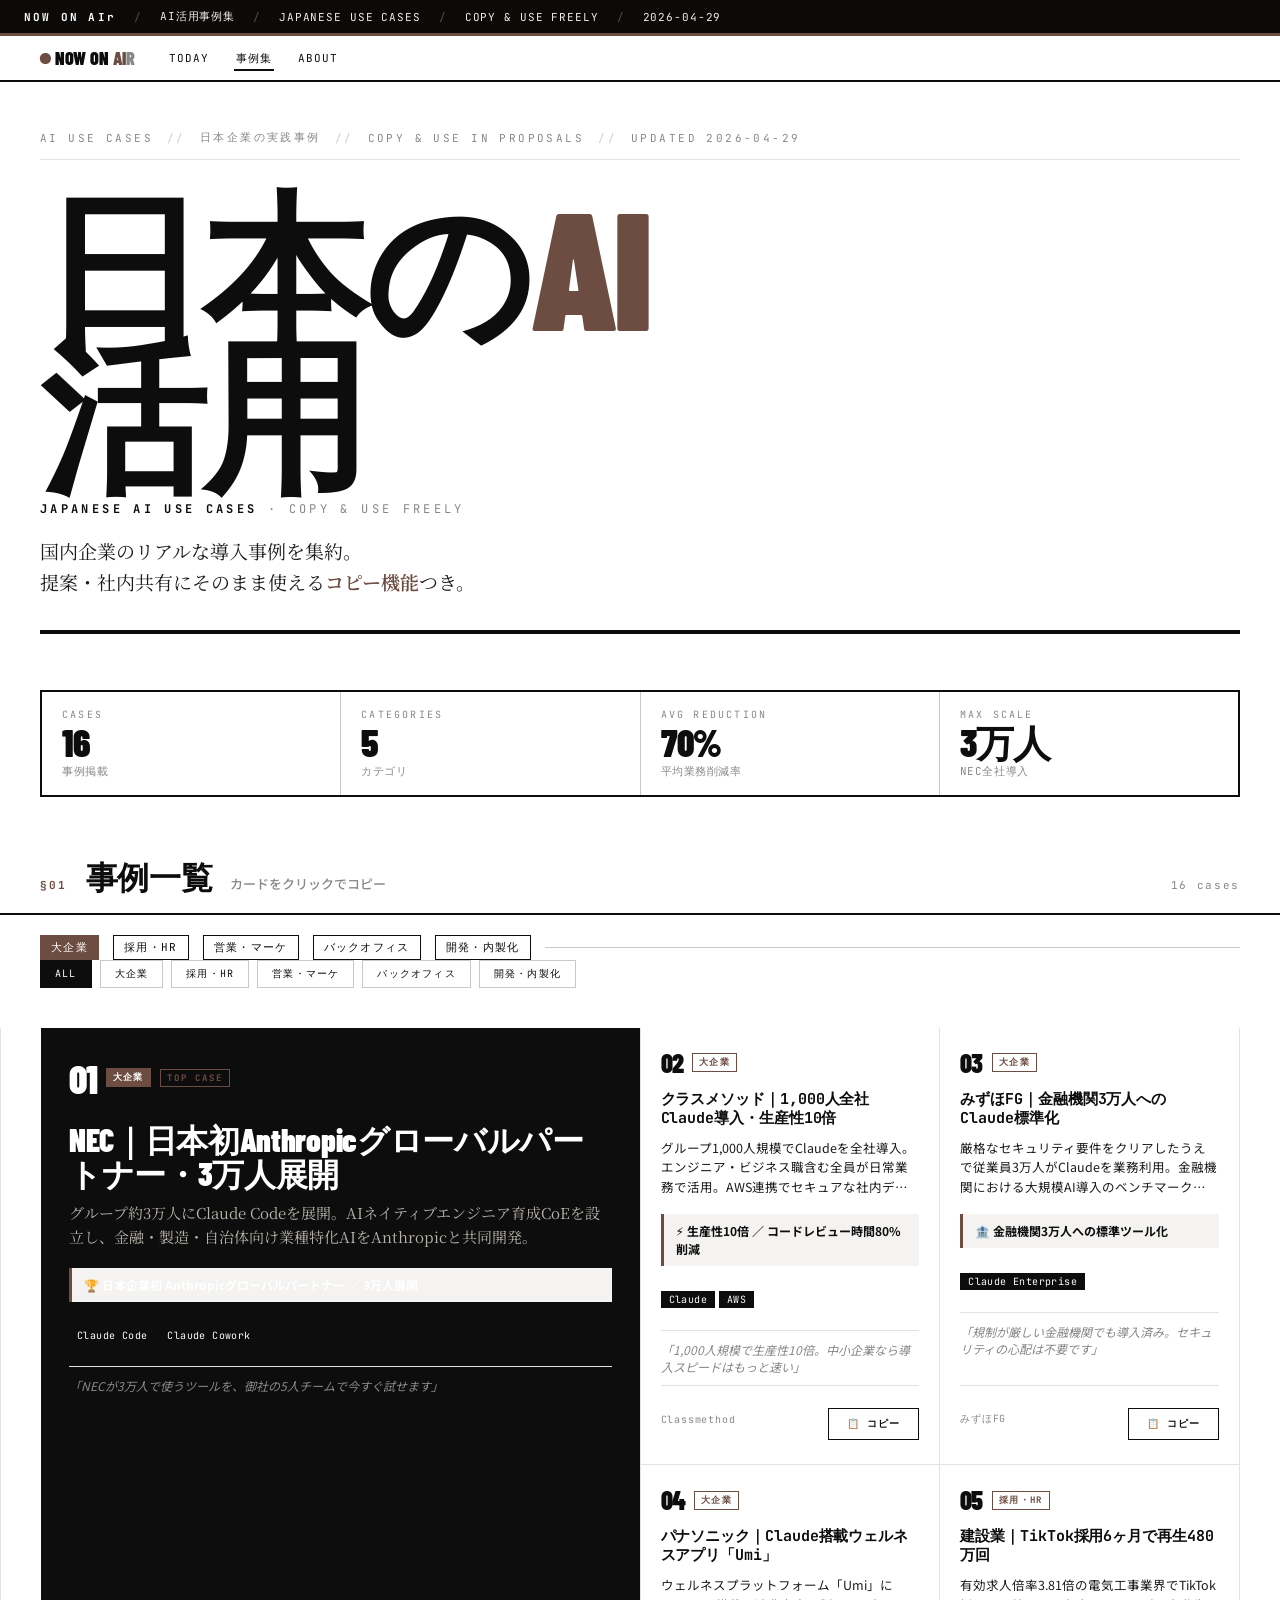
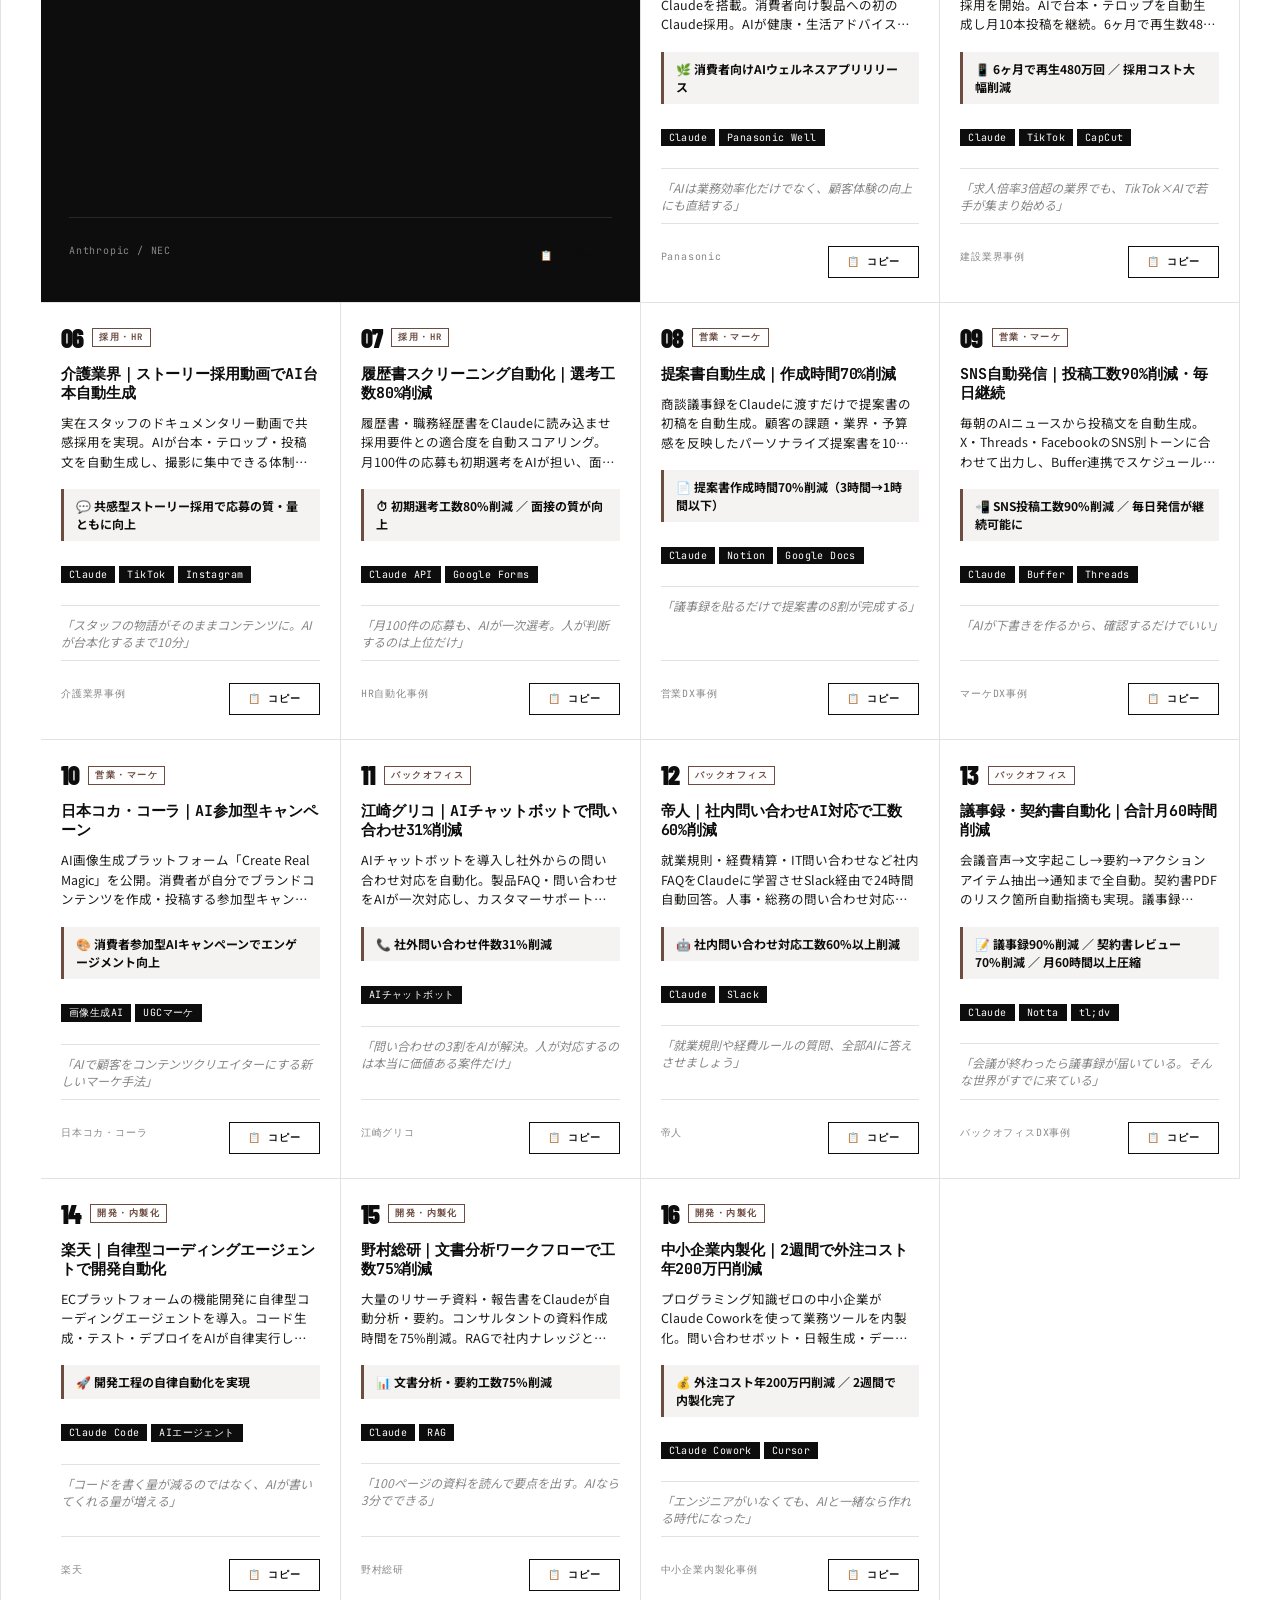
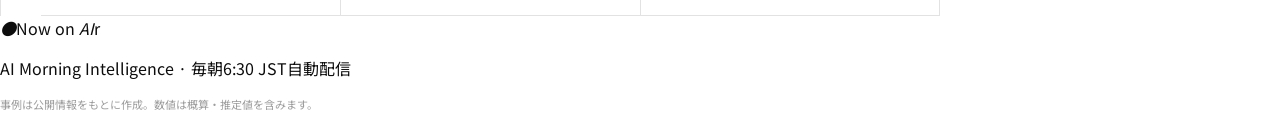
<file: docs/cases.html>
<!DOCTYPE html>
<html lang="ja">
<head>
<meta charset="UTF-8" />
<meta name="viewport" content="width=device-width,initial-scale=1" />
<title>AI活用事例集 — Now on AIr</title>
<link rel="preconnect" href="https://fonts.googleapis.com">
<link rel="preconnect" href="https://fonts.gstatic.com" crossorigin>
<link href="https://fonts.googleapis.com/css2?family=Barlow+Condensed:wght@600;700;800;900&family=JetBrains+Mono:wght@400;500;600;700;800&family=Noto+Sans+JP:wght@400;500;700&family=Noto+Serif+JP:wght@400;600;700&display=swap" rel="stylesheet">
<link rel="stylesheet" href="./assets/vigil.css?v4" />
<style>
.tcard{cursor:pointer;transition:background .15s,box-shadow .2s,transform .18s;}
.tcard:hover{box-shadow:4px 4px 0 var(--red);transform:translate(-2px,-2px);}
.tcard:hover h3{color:var(--red);}
.tcard h3{transition:color .15s;}
.filter-pill{font-family:'JetBrains Mono',monospace;font-size:10px;letter-spacing:.12em;padding:6px 14px;border:1px solid var(--rule-2);background:none;color:var(--ink);cursor:pointer;transition:all .15s;text-transform:uppercase;}
.filter-pill.active{background:var(--ink)!important;color:#fff!important;border-color:var(--ink)!important;}
.filter-pill:not(.active):hover{border-color:var(--red)!important;color:var(--red)!important;}
.copy-btn{font-family:'JetBrains Mono',monospace;font-size:10px;letter-spacing:.1em;font-weight:700;padding:8px 18px;background:none;border:1.5px solid var(--ink);color:var(--ink);cursor:pointer;transition:all .15s;display:inline-block;margin-top:10px;}
.copy-btn:hover{background:var(--ink);color:#fff;}
.copy-btn.copied{background:#22c55e;border-color:#22c55e;color:#fff;}
.case-result{border-left:3px solid var(--red);padding:8px 12px;background:var(--paper-2);font-size:12px;font-weight:700;margin:8px 0;line-height:1.5;}
.tool-tag{font-family:'JetBrains Mono',monospace;font-size:10px;padding:2px 8px;background:var(--ink);color:#fff;margin-right:4px;margin-bottom:4px;display:inline-block;letter-spacing:.04em;}
.case-pitch{font-size:12px;font-style:italic;color:var(--mute);border-top:1px solid var(--rule);padding-top:10px;margin-top:8px;}
</style>
</head>
<body>

<div class="dispatch" data-ticker="off">
  <span class="tick">NOW ON AIr</span>
  <span class="sep">/</span>
  <span>AI活用事例集</span>
  <span class="sep">/</span>
  <span>JAPANESE USE CASES</span>
  <span class="sep">/</span>
  <span>COPY &amp; USE FREELY</span>
  <span class="sep">/</span>
  <span>2026-04-29</span>
</div>

<nav class="main">
  <div class="brand"><em class="dot-r">●</em>Now on <em class="brand-ai">AI</em><span class="brand-r">r</span></div>
  <ul>
    <li><a href="./">TODAY</a></li>
    <li><a href="./cases.html" class="active">事例集</a></li>
    <li><a href="#about">ABOUT</a></li>
  </ul>
</nav>

<div class="hero-wrap">
  <div class="edition-line">
    <span>AI USE CASES</span>
    <span class="sep">//</span>
    <span>日本企業の実践事例</span>
    <span class="sep">//</span>
    <span>COPY &amp; USE IN PROPOSALS</span>
    <span class="sep">//</span>
    <span>UPDATED 2026-04-29</span>
  </div>
  <div class="hero">
    <div class="logo-block">
      <h1>日本の<em class="ai">AI</em>活用</h1>
      <div class="sub"><b>JAPANESE AI USE CASES</b> · COPY &amp; USE FREELY</div>
      <div class="tagline">
        国内企業のリアルな導入事例を集約。<br>
        提案・社内共有にそのまま使える<b>コピー機能</b>つき。
      </div>
    </div>
  </div>
</div>

<div style="max-width:1400px;margin:0 auto;padding:0 40px">
  <div class="stats-row">
    <div class="stat"><div class="k">CASES</div><div class="v">16</div><div class="n">事例掲載</div></div>
    <div class="stat"><div class="k">CATEGORIES</div><div class="v">5</div><div class="n">カテゴリ</div></div>
    <div class="stat"><div class="k">AVG REDUCTION</div><div class="v">70%</div><div class="n">平均業務削減率</div></div>
    <div class="stat"><div class="k">MAX SCALE</div><div class="v">3万人</div><div class="n">NEC全社導入</div></div>
  </div>
</div>

<div class="section-head">
  <span class="kicker">§01</span>
  <h2>事例一覧</h2>
  <span class="jp">カードをクリックでコピー</span>
  <span class="count" id="case-count">16 cases</span>
</div>

<div class="today-strip">
  <span class="pill red">大企業</span><span class="pill">採用・HR</span><span class="pill">営業・マーケ</span><span class="pill">バックオフィス</span><span class="pill">開発・内製化</span>
  <div class="bar"></div>
</div>

<div style="max-width:1400px;margin:0 auto;padding:0 40px 20px;display:flex;gap:8px;flex-wrap:wrap;">
  <button class="filter-pill active" data-cat="ALL">ALL</button>
  <button class="filter-pill" data-cat="大企業">大企業</button>
  <button class="filter-pill" data-cat="採用・HR">採用・HR</button>
  <button class="filter-pill" data-cat="営業・マーケ">営業・マーケ</button>
  <button class="filter-pill" data-cat="バックオフィス">バックオフィス</button>
  <button class="filter-pill" data-cat="開発">開発・内製化</button>
</div>

<div class="today-grid">

  <!-- 大企業 -->
  <div class="tcard lead" data-category="大企業">
    <div class="tl"><span class="n">01</span><span class="cat">大企業</span><span class="top">TOP CASE</span></div>
    <h3>NEC｜日本初Anthropicグローバルパートナー・3万人展開</h3>
    <p class="lede">グループ約3万人にClaude Codeを展開。AIネイティブエンジニア育成CoEを設立し、金融・製造・自治体向け業種特化AIをAnthropicと共同開発。</p>
    <div class="case-result">🏆 日本企業初 Anthropicグローバルパートナー ／ 3万人展開</div>
    <div><span class="tool-tag">Claude Code</span><span class="tool-tag">Claude Cowork</span></div>
    <div class="case-pitch">「NECが3万人で使うツールを、御社の5人チームで今すぐ試せます」</div>
    <div class="foot">
      <span class="src">Anthropic / NEC</span>
      <button class="copy-btn" data-copy="【NEC事例】日本企業初のAnthropicグローバルパートナー。グループ3万人にClaude Codeを展開し、AIネイティブエンジニア育成を加速。金融・製造・自治体向けの業種特化AIをAnthropicと共同開発中。">📋 コピー</button>
    </div>
  </div>

  <div class="tcard" data-category="大企業">
    <div class="tl"><span class="n">02</span><span class="cat">大企業</span></div>
    <h3>クラスメソッド｜1,000人全社Claude導入・生産性10倍</h3>
    <p class="lede">グループ1,000人規模でClaudeを全社導入。エンジニア・ビジネス職含む全員が日常業務で活用。AWS連携でセキュアな社内データアクセスも実現。</p>
    <div class="case-result">⚡ 生産性10倍 ／ コードレビュー時間80%削減</div>
    <div><span class="tool-tag">Claude</span><span class="tool-tag">AWS</span></div>
    <div class="case-pitch">「1,000人規模で生産性10倍。中小企業なら導入スピードはもっと速い」</div>
    <div class="foot">
      <span class="src">Classmethod</span>
      <button class="copy-btn" data-copy="【クラスメソッド事例】1,000人規模でClaude全社導入。生産性10倍・コードレビュー時間80%削減を実現。AWS連携でセキュリティを担保しながら全社展開。">📋 コピー</button>
    </div>
  </div>

  <div class="tcard" data-category="大企業">
    <div class="tl"><span class="n">03</span><span class="cat">大企業</span></div>
    <h3>みずほFG｜金融機関3万人へのClaude標準化</h3>
    <p class="lede">厳格なセキュリティ要件をクリアしたうえで従業員3万人がClaudeを業務利用。金融機関における大規模AI導入のベンチマーク事例。</p>
    <div class="case-result">🏦 金融機関3万人への標準ツール化</div>
    <div><span class="tool-tag">Claude Enterprise</span></div>
    <div class="case-pitch">「規制が厳しい金融機関でも導入済み。セキュリティの心配は不要です」</div>
    <div class="foot">
      <span class="src">みずほFG</span>
      <button class="copy-btn" data-copy="【みずほFG事例】従業員3万人がClaude業務利用。金融機関として厳格なセキュリティ要件をクリアし大規模導入を実現。">📋 コピー</button>
    </div>
  </div>

  <div class="tcard" data-category="大企業">
    <div class="tl"><span class="n">04</span><span class="cat">大企業</span></div>
    <h3>パナソニック｜Claude搭載ウェルネスアプリ「Umi」</h3>
    <p class="lede">ウェルネスプラットフォーム「Umi」にClaudeを搭載。消費者向け製品への初のClaude採用。AIが健康・生活アドバイスをパーソナライズして提供。</p>
    <div class="case-result">🌿 消費者向けAIウェルネスアプリリリース</div>
    <div><span class="tool-tag">Claude</span><span class="tool-tag">Panasonic Well</span></div>
    <div class="case-pitch">「AIは業務効率化だけでなく、顧客体験の向上にも直結する」</div>
    <div class="foot">
      <span class="src">Panasonic</span>
      <button class="copy-btn" data-copy="【パナソニック事例】ウェルネスアプリ「Umi」にClaude搭載。消費者向け製品への初のClaude採用。AIが健康アドバイスをパーソナライズ提供。">📋 コピー</button>
    </div>
  </div>

  <!-- 採用・HR -->
  <div class="tcard" data-category="採用・HR">
    <div class="tl"><span class="n">05</span><span class="cat">採用・HR</span></div>
    <h3>建設業｜TikTok採用6ヶ月で再生480万回</h3>
    <p class="lede">有効求人倍率3.81倍の電気工事業界でTikTok採用を開始。AIで台本・テロップを自動生成し月10本投稿を継続。6ヶ月で再生数480万回を達成。</p>
    <div class="case-result">📱 6ヶ月で再生480万回 ／ 採用コスト大幅削減</div>
    <div><span class="tool-tag">Claude</span><span class="tool-tag">TikTok</span><span class="tool-tag">CapCut</span></div>
    <div class="case-pitch">「求人倍率3倍超の業界でも、TikTok×AIで若手が集まり始める」</div>
    <div class="foot">
      <span class="src">建設業界事例</span>
      <button class="copy-btn" data-copy="【建設業TikTok採用事例】6ヶ月で再生480万回達成。有効求人倍率3.81倍の電気工事業界でTikTok採用を開始。AIで台本・テロップを自動生成し月10本投稿を継続。">📋 コピー</button>
    </div>
  </div>

  <div class="tcard" data-category="採用・HR">
    <div class="tl"><span class="n">06</span><span class="cat">採用・HR</span></div>
    <h3>介護業界｜ストーリー採用動画でAI台本自動生成</h3>
    <p class="lede">実在スタッフのドキュメンタリー動画で共感採用を実現。AIが台本・テロップ・投稿文を自動生成し、撮影に集中できる体制で月10本を2名で運用。</p>
    <div class="case-result">💬 共感型ストーリー採用で応募の質・量ともに向上</div>
    <div><span class="tool-tag">Claude</span><span class="tool-tag">TikTok</span><span class="tool-tag">Instagram</span></div>
    <div class="case-pitch">「スタッフの物語がそのままコンテンツに。AIが台本化するまで10分」</div>
    <div class="foot">
      <span class="src">介護業界事例</span>
      <button class="copy-btn" data-copy="【介護業界採用事例】実在スタッフのドキュメンタリー動画で共感採用を実現。AIが台本・テロップ・投稿文を自動生成。月10本投稿を2名体制で運用。">📋 コピー</button>
    </div>
  </div>

  <div class="tcard" data-category="採用・HR">
    <div class="tl"><span class="n">07</span><span class="cat">採用・HR</span></div>
    <h3>履歴書スクリーニング自動化｜選考工数80%削減</h3>
    <p class="lede">履歴書・職務経歴書をClaudeに読み込ませ採用要件との適合度を自動スコアリング。月100件の応募も初期選考をAIが担い、面接に集中できる体制を実現。</p>
    <div class="case-result">⏱ 初期選考工数80%削減 ／ 面接の質が向上</div>
    <div><span class="tool-tag">Claude API</span><span class="tool-tag">Google Forms</span></div>
    <div class="case-pitch">「月100件の応募も、AIが一次選考。人が判断するのは上位だけ」</div>
    <div class="foot">
      <span class="src">HR自動化事例</span>
      <button class="copy-btn" data-copy="【採用スクリーニング自動化事例】履歴書をClaudeに読み込ませ採用要件との適合度を自動スコアリング。初期選考工数80%削減。採用担当者が面接・関係構築に集中できる体制を実現。">📋 コピー</button>
    </div>
  </div>

  <!-- 営業・マーケ -->
  <div class="tcard" data-category="営業・マーケ">
    <div class="tl"><span class="n">08</span><span class="cat">営業・マーケ</span></div>
    <h3>提案書自動生成｜作成時間70%削減</h3>
    <p class="lede">商談議事録をClaudeに渡すだけで提案書の初稿を自動生成。顧客の課題・業界・予算感を反映したパーソナライズ提案書を10分で作成。</p>
    <div class="case-result">📄 提案書作成時間70%削減（3時間→1時間以下）</div>
    <div><span class="tool-tag">Claude</span><span class="tool-tag">Notion</span><span class="tool-tag">Google Docs</span></div>
    <div class="case-pitch">「議事録を貼るだけで提案書の8割が完成する」</div>
    <div class="foot">
      <span class="src">営業DX事例</span>
      <button class="copy-btn" data-copy="【提案書自動生成事例】商談議事録をClaudeに渡すだけで提案書の初稿を自動生成。顧客の課題・業界・予算感を反映したパーソナライズ提案書を10分で作成。提案書作成時間70%削減。">📋 コピー</button>
    </div>
  </div>

  <div class="tcard" data-category="営業・マーケ">
    <div class="tl"><span class="n">09</span><span class="cat">営業・マーケ</span></div>
    <h3>SNS自動発信｜投稿工数90%削減・毎日継続</h3>
    <p class="lede">毎朝のAIニュースから投稿文を自動生成。X・Threads・FacebookのSNS別トーンに合わせて出力し、Buffer連携でスケジュール投稿まで全自動化。</p>
    <div class="case-result">📲 SNS投稿工数90%削減 ／ 毎日発信が継続可能に</div>
    <div><span class="tool-tag">Claude</span><span class="tool-tag">Buffer</span><span class="tool-tag">Threads</span></div>
    <div class="case-pitch">「AIが下書きを作るから、確認するだけでいい」</div>
    <div class="foot">
      <span class="src">マーケDX事例</span>
      <button class="copy-btn" data-copy="【SNS自動発信事例】AIニュースから投稿文を自動生成。X・Threads・Facebookのトーン別に出力しBuffer連携で全自動化。コンテンツマーケ工数を月20時間から2時間に削減し毎日発信を継続。">📋 コピー</button>
    </div>
  </div>

  <div class="tcard" data-category="営業・マーケ">
    <div class="tl"><span class="n">10</span><span class="cat">営業・マーケ</span></div>
    <h3>日本コカ・コーラ｜AI参加型キャンペーン</h3>
    <p class="lede">AI画像生成プラットフォーム「Create Real Magic」を公開。消費者が自分でブランドコンテンツを作成・投稿する参加型キャンペーンでUGC創出とエンゲージメント向上を実現。</p>
    <div class="case-result">🎨 消費者参加型AIキャンペーンでエンゲージメント向上</div>
    <div><span class="tool-tag">画像生成AI</span><span class="tool-tag">UGCマーケ</span></div>
    <div class="case-pitch">「AIで顧客をコンテンツクリエイターにする新しいマーケ手法」</div>
    <div class="foot">
      <span class="src">日本コカ・コーラ</span>
      <button class="copy-btn" data-copy="【日本コカ・コーラ事例】AI画像生成「Create Real Magic」で消費者参加型キャンペーン展開。UGC創出とエンゲージメント向上を実現した新しいAIマーケティング手法。">📋 コピー</button>
    </div>
  </div>

  <!-- バックオフィス -->
  <div class="tcard" data-category="バックオフィス">
    <div class="tl"><span class="n">11</span><span class="cat">バックオフィス</span></div>
    <h3>江崎グリコ｜AIチャットボットで問い合わせ31%削減</h3>
    <p class="lede">AIチャットボットを導入し社外からの問い合わせ対応を自動化。製品FAQ・問い合わせをAIが一次対応し、カスタマーサポートの負荷を大幅に削減。</p>
    <div class="case-result">📞 社外問い合わせ件数31%削減</div>
    <div><span class="tool-tag">AIチャットボット</span></div>
    <div class="case-pitch">「問い合わせの3割をAIが解決。人が対応するのは本当に価値ある案件だけ」</div>
    <div class="foot">
      <span class="src">江崎グリコ</span>
      <button class="copy-btn" data-copy="【江崎グリコ事例】AIチャットボット導入で社外問い合わせ件数を31%削減。製品FAQ・問い合わせのAI一次対応でカスタマーサポートの工数を大幅削減。">📋 コピー</button>
    </div>
  </div>

  <div class="tcard" data-category="バックオフィス">
    <div class="tl"><span class="n">12</span><span class="cat">バックオフィス</span></div>
    <h3>帝人｜社内問い合わせAI対応で工数60%削減</h3>
    <p class="lede">就業規則・経費精算・IT問い合わせなど社内FAQをClaudeに学習させSlack経由で24時間自動回答。人事・総務の問い合わせ対応工数を60%以上削減。</p>
    <div class="case-result">🤖 社内問い合わせ対応工数60%以上削減</div>
    <div><span class="tool-tag">Claude</span><span class="tool-tag">Slack</span></div>
    <div class="case-pitch">「就業規則や経費ルールの質問、全部AIに答えさせましょう」</div>
    <div class="foot">
      <span class="src">帝人</span>
      <button class="copy-btn" data-copy="【帝人事例】社内FAQをClaudeに学習させSlack経由で24時間自動回答。就業規則・経費精算・IT問い合わせをAIが対応し、人事・総務の問い合わせ工数を60%以上削減。">📋 コピー</button>
    </div>
  </div>

  <div class="tcard" data-category="バックオフィス">
    <div class="tl"><span class="n">13</span><span class="cat">バックオフィス</span></div>
    <h3>議事録・契約書自動化｜合計月60時間削減</h3>
    <p class="lede">会議音声→文字起こし→要約→アクションアイテム抽出→通知まで全自動。契約書PDFのリスク箇所自動指摘も実現。議事録90%・契約書レビュー70%削減。</p>
    <div class="case-result">📝 議事録90%削減 ／ 契約書レビュー70%削減 ／ 月60時間以上圧縮</div>
    <div><span class="tool-tag">Claude</span><span class="tool-tag">Notta</span><span class="tool-tag">tl;dv</span></div>
    <div class="case-pitch">「会議が終わったら議事録が届いている。そんな世界がすでに来ている」</div>
    <div class="foot">
      <span class="src">バックオフィスDX事例</span>
      <button class="copy-btn" data-copy="【議事録・契約書自動化事例】会議音声→文字起こし→要約→アクションアイテム抽出→通知まで全自動。契約書PDFのリスク箇所自動指摘も実現。議事録作成90%・契約書レビュー70%の工数削減。">📋 コピー</button>
    </div>
  </div>

  <!-- 開発・内製化 -->
  <div class="tcard" data-category="開発">
    <div class="tl"><span class="n">14</span><span class="cat">開発・内製化</span></div>
    <h3>楽天｜自律型コーディングエージェントで開発自動化</h3>
    <p class="lede">ECプラットフォームの機能開発に自律型コーディングエージェントを導入。コード生成・テスト・デプロイをAIが自律実行し、開発工程を大幅に自動化。</p>
    <div class="case-result">🚀 開発工程の自律自動化を実現</div>
    <div><span class="tool-tag">Claude Code</span><span class="tool-tag">AIエージェント</span></div>
    <div class="case-pitch">「コードを書く量が減るのではなく、AIが書いてくれる量が増える」</div>
    <div class="foot">
      <span class="src">楽天</span>
      <button class="copy-btn" data-copy="【楽天事例】ECプラットフォーム開発に自律型AIコーディングエージェントを導入。コード生成・テスト・デプロイをAIが自律実行し開発工程を自動化。Claude Codeを活用。">📋 コピー</button>
    </div>
  </div>

  <div class="tcard" data-category="開発">
    <div class="tl"><span class="n">15</span><span class="cat">開発・内製化</span></div>
    <h3>野村総研｜文書分析ワークフローで工数75%削減</h3>
    <p class="lede">大量のリサーチ資料・報告書をClaudeが自動分析・要約。コンサルタントの資料作成時間を75%削減。RAGで社内ナレッジと連携し分析の質・速度も向上。</p>
    <div class="case-result">📊 文書分析・要約工数75%削減</div>
    <div><span class="tool-tag">Claude</span><span class="tool-tag">RAG</span></div>
    <div class="case-pitch">「100ページの資料を読んで要点を出す。AIなら3分でできる」</div>
    <div class="foot">
      <span class="src">野村総研</span>
      <button class="copy-btn" data-copy="【野村総研事例】大量のリサーチ資料・報告書をClaudeが自動分析・要約。コンサルタントの資料作成時間を75%削減。RAGで社内ナレッジと連携し分析の質・速度を向上。">📋 コピー</button>
    </div>
  </div>

  <div class="tcard" data-category="開発">
    <div class="tl"><span class="n">16</span><span class="cat">開発・内製化</span></div>
    <h3>中小企業内製化｜2週間で外注コスト年200万円削減</h3>
    <p class="lede">プログラミング知識ゼロの中小企業がClaude Coworkを使って業務ツールを内製化。問い合わせボット・日報生成・データ集計を2週間で構築し外注コストを年200万円削減。</p>
    <div class="case-result">💰 外注コスト年200万円削減 ／ 2週間で内製化完了</div>
    <div><span class="tool-tag">Claude Cowork</span><span class="tool-tag">Cursor</span></div>
    <div class="case-pitch">「エンジニアがいなくても、AIと一緒なら作れる時代になった」</div>
    <div class="foot">
      <span class="src">中小企業内製化事例</span>
      <button class="copy-btn" data-copy="【中小企業内製化事例】プログラミング知識ゼロでClaude Coworkを使い業務ツールを内製化。問い合わせ対応ボット・日報自動生成・データ集計を2週間で構築。外注コスト年200万円削減を実現。">📋 コピー</button>
    </div>
  </div>

</div>

<footer class="site-footer">
  <div class="footer-brand"><em class="dot-r">●</em>Now on <em class="brand-ai">AI</em><span class="brand-r">r</span></div>
  <p class="footer-copy">AI Morning Intelligence · 毎朝6:30 JST自動配信</p>
  <p class="footer-copy" style="margin-top:4px;font-size:11px;opacity:.4;">事例は公開情報をもとに作成。数値は概算・推定値を含みます。</p>
</footer>

<script>
(function(){
  /* filter */
  document.querySelectorAll('.filter-pill').forEach(function(pill){
    pill.addEventListener('click',function(){
      var cat=pill.dataset.cat;
      document.querySelectorAll('.filter-pill').forEach(function(p){p.classList.remove('active');});
      pill.classList.add('active');
      var count=0;
      document.querySelectorAll('.tcard').forEach(function(c){
        var show=cat==='ALL'||c.dataset.category===cat;
        c.style.opacity=show?'1':'.15';
        c.style.pointerEvents=show?'':'none';
        c.style.transform=show?'':'scale(.97)';
        if(show)count++;
      });
      document.getElementById('case-count').textContent=count+' cases';
    });
  });

  /* copy */
  document.querySelectorAll('.copy-btn').forEach(function(btn){
    btn.addEventListener('click',function(e){
      e.stopPropagation();
      navigator.clipboard.writeText(btn.dataset.copy).then(function(){
        btn.textContent='✅ コピーしました';
        btn.classList.add('copied');
        setTimeout(function(){btn.textContent='📋 コピー';btn.classList.remove('copied');},2000);
      });
    });
  });
})();
</script>
</body>
</html>
</file>
<file: docs/assets/vigil.css>
/* =============================================================
 * Now on AIr · AI Morning Intelligence
 * Stylesheet · v2.0 · 2026-04-28
 * -----------------------------------------------------------
 * Jordan Brand Chicago colorway — white / black / #6D4C41
 * Barlow Condensed × JetBrains Mono × Noto Serif JP
 *
 * DOM COMPONENTS EXPECTED
 *   .dispatch                  — top black status bar
 *   nav.main                   — sticky navigation
 *   .hero-wrap > .hero         — masthead w/ logo + today CTA
 *     .logo-block h1           — wordmark: NOW ON AIr
 *     .today-cta (a)           — black CTA block
 *   .stats-row                 — KPI bar
 *   .section-head              — section heading
 *   .today-strip               — pills row
 *   .today-grid > .tcard(.lead)— today's item cards
 *   .archive > .archive-list > .arow(.today)
 *   .about .card-about + .about .sources
 *   .colophon                  — footer
 * =============================================================
 */

:root {
  --paper:    #FFFFFF;
  --paper-2:  #F4F3F1;
  --ink:      #0D0D0D;
  --ink-2:    #1E1C1A;
  --mute:     #888888;
  --rule:     #E2E2E2;
  --rule-2:   #C8C8C8;
  --red:      #6D4C41;     /* Estate Brown (互換のため --red 名は維持) */
  --red-2:    #4E342E;     /* dark hover */
  --brown:    #6D4C41;     /* alias */
  --mono:     'JetBrains Mono', ui-monospace, SFMono-Regular, monospace;
  --sans:     'Noto Sans JP', system-ui, -apple-system, sans-serif;
  --serif:    'Noto Serif JP', 'Times New Roman', serif;
  --display:  'Barlow Condensed', 'JetBrains Mono', ui-monospace, monospace;
}

* { box-sizing: border-box; }
html, body { margin: 0; padding: 0; background: var(--paper); color: var(--ink); font-family: var(--sans); }
body { -webkit-font-smoothing: antialiased; }
a { color: inherit; text-decoration: none; }
button { font-family: inherit; }


/* ============================================================
   DISPATCH BAR
   ============================================================ */
.dispatch {
  background: #0B0A09;
  color: #F0EEEA;
  font-family: var(--mono);
  font-size: 11px;
  letter-spacing: 0.08em;
  padding: 9px 24px;
  display: flex;
  gap: 18px;
  align-items: center;
  overflow: hidden;
  white-space: nowrap;
  border-bottom: 3px solid var(--red);
}
.dispatch .sep     { opacity: .3; }
.dispatch .tick    { font-weight: 700; letter-spacing: .2em; color: #fff; }
.dispatch .live    { display: inline-flex; align-items: center; gap: 6px; color: var(--red); font-weight: 600; }
.dispatch .dot     { width: 7px; height: 7px; border-radius: 50%; background: var(--red); box-shadow: 0 0 8px rgba(109,76,65,.9); animation: pulse 1.6s infinite; }
@keyframes pulse   { 0%,100%{opacity:1} 50%{opacity:.25} }
.dispatch .right   { margin-left: auto; display: flex; gap: 18px; align-items: center; }
.dispatch .right .jst b { letter-spacing: .1em; color: #fff; }


/* ============================================================
   NAV
   ============================================================ */
nav.main {
  border-bottom: 2px solid var(--ink);
  padding: 13px 40px;
  display: flex;
  align-items: center;
  gap: 32px;
  background: var(--paper);
  position: sticky;
  top: 0;
  z-index: 50;
}
nav.main .brand {
  font-family: var(--display);
  font-weight: 900;
  letter-spacing: -.01em;
  font-size: 18px;
  text-transform: uppercase;
  line-height: 1;
}
nav.main .brand .dot-r  { font-style: normal; color: var(--red); margin-right: 4px; }
nav.main .brand .brand-ai { color: var(--red); font-style: normal; }
nav.main .brand .brand-r  { color: var(--mute); }

nav.main ul {
  display: flex;
  gap: 22px;
  list-style: none;
  margin: 0;
  padding: 0;
  font-family: var(--mono);
  font-size: 11px;
  letter-spacing: .1em;
}
nav.main ul a { padding: 4px 2px; border-bottom: 2px solid transparent; }
nav.main ul a.active { border-color: var(--ink); }
nav.main ul a:hover  { border-color: var(--red); color: var(--red); }
nav.main .subscribe {
  margin-left: auto;
  font-family: var(--mono);
  font-size: 11px;
  letter-spacing: .1em;
  padding: 8px 16px;
  background: var(--red);
  color: #fff;
  border: none;
  cursor: pointer;
  font-weight: 600;
  transition: background .15s;
}
nav.main .subscribe:hover { background: var(--ink); }


/* ============================================================
   HERO
   ============================================================ */
.hero-wrap {
  max-width: 1400px;
  margin: 0 auto;
  padding: 48px 40px 32px;
}
.edition-line {
  font-family: var(--mono);
  font-size: 11px;
  letter-spacing: .22em;
  color: var(--mute);
  display: flex;
  gap: 14px;
  align-items: center;
  padding-bottom: 14px;
  border-bottom: 1px solid var(--rule);
  margin-bottom: 32px;
}
.edition-line .sep { opacity: .4; }

.hero {
  display: grid;
  grid-template-columns: 1.3fr .85fr;
  gap: 48px;
  align-items: end;
  padding-bottom: 32px;
  border-bottom: 4px solid var(--ink);
}

/* Wordmark */
.hero .logo-block h1 {
  font-family: var(--display);
  font-weight: 900;
  font-size: clamp(80px, 13vw, 210px);
  letter-spacing: -.025em;
  line-height: .88;
  margin: 0;
  color: var(--ink);
}
.hero .logo-block h1 .ai  { color: var(--red); font-style: normal; }
.hero .logo-block h1 .r   { color: var(--mute); }
.hero .logo-block .sub {
  font-family: var(--mono);
  font-size: 12px;
  letter-spacing: .28em;
  color: var(--mute);
  margin-top: 16px;
  text-transform: uppercase;
}
.hero .logo-block .sub b { color: var(--ink); }
.hero .logo-block .tagline {
  font-family: var(--serif);
  font-size: 19px;
  line-height: 1.65;
  margin-top: 18px;
  max-width: 520px;
  color: var(--ink-2);
}
.hero .logo-block .tagline b { color: var(--red); font-weight: 600; }

/* Today CTA card */
.hero .today-cta {
  background: var(--ink);
  color: var(--paper);
  padding: 28px 30px;
  display: flex;
  flex-direction: column;
  gap: 18px;
  position: relative;
  overflow: hidden;
  transition: box-shadow .2s;
}
.hero .today-cta:hover { box-shadow: 8px 8px 0 var(--red); }
.hero .today-cta::after {
  content: "";
  position: absolute;
  right: -60px; top: -60px;
  width: 220px; height: 220px;
  border-radius: 50%;
  background: radial-gradient(closest-side, rgba(109,76,65,.5), transparent 70%);
  pointer-events: none;
}
.hero .today-cta .ctop {
  font-family: var(--mono);
  font-size: 11px;
  letter-spacing: .22em;
  display: flex;
  justify-content: space-between;
  align-items: center;
  color: #888;
}
.hero .today-cta .ctop b { color: var(--red); }
.hero .today-cta h2 {
  font-family: var(--display);
  font-weight: 900;
  font-size: 76px;
  letter-spacing: -.03em;
  margin: 0;
  line-height: .92;
}
.hero .today-cta h2 .issue {
  display: block;
  font-family: var(--mono);
  font-size: 13px;
  letter-spacing: .18em;
  color: #777;
  font-weight: 500;
  margin-top: 10px;
}
.hero .today-cta .headline {
  font-family: var(--serif);
  font-size: 17px;
  line-height: 1.55;
  border-top: 1px solid #2A2824;
  padding-top: 16px;
  color: #C0BDB8;
}
.hero .today-cta .headline em { font-style: normal; color: var(--red); }
.hero .today-cta .gotoday {
  font-family: var(--mono);
  font-size: 12px;
  letter-spacing: .14em;
  font-weight: 700;
  display: inline-flex;
  align-items: center;
  gap: 10px;
  background: var(--red);
  color: #fff;
  padding: 13px 18px;
  align-self: flex-start;
  transition: background .15s, transform .15s;
}
.hero .today-cta .gotoday:hover { background: #fff; color: var(--ink); transform: translateX(4px); }
.hero .today-cta .meta-grid {
  display: grid;
  grid-template-columns: 1fr 1fr 1fr;
  border-top: 1px solid #2A2824;
  padding-top: 14px;
  gap: 14px;
  font-family: var(--mono);
}
.hero .today-cta .meta-grid .k { font-size: 10px; letter-spacing: .18em; color: #777; }
.hero .today-cta .meta-grid .v { font-size: 20px; font-weight: 700; margin-top: 3px; }
.hero .today-cta .meta-grid .v em { color: var(--red); font-style: normal; }


/* ============================================================
   STATS ROW
   ============================================================ */
.stats-row {
  display: flex;
  gap: 0;
  margin-top: 24px;
  border: 2px solid var(--ink);
}
.stats-row .stat {
  flex: 1;
  padding: 16px 20px;
  border-right: 1px solid var(--rule-2);
  font-family: var(--mono);
  transition: background .15s;
}
.stats-row .stat:hover { background: var(--paper-2); }
.stats-row .stat:last-child { border-right: none; }
.stats-row .stat .k { font-size: 10px; letter-spacing: .22em; color: var(--mute); }
.stats-row .stat .v {
  font-family: var(--display);
  font-size: 38px;
  font-weight: 900;
  letter-spacing: -.02em;
  margin-top: 2px;
  line-height: 1;
}
.stats-row .stat .n { font-size: 11px; color: var(--mute); margin-top: 3px; letter-spacing: .05em; }


/* ============================================================
   SECTION HEAD
   ============================================================ */
.section-head {
  max-width: 1400px;
  margin: 60px auto 0;
  padding: 0 40px;
  display: flex;
  align-items: baseline;
  gap: 18px;
  border-bottom: 2px solid var(--ink);
  padding-bottom: 12px;
}
.section-head .kicker {
  font-family: var(--mono);
  font-size: 11px;
  font-weight: 700;
  letter-spacing: .2em;
  color: var(--red);
}
.section-head h2 {
  font-family: var(--display);
  font-size: 32px;
  font-weight: 900;
  letter-spacing: -.01em;
  margin: 0;
  text-transform: uppercase;
}
.section-head .jp { font-family: var(--sans); font-size: 13px; color: var(--mute); font-weight: 500; }
.section-head .count { margin-left: auto; font-family: var(--mono); font-size: 11px; letter-spacing: .15em; color: var(--mute); }
.section-head .morelink {
  font-family: var(--mono);
  font-size: 11px;
  letter-spacing: .12em;
  color: var(--ink);
  padding-bottom: 2px;
  border-bottom: 2px solid var(--ink);
  margin-left: 18px;
  transition: color .15s, border-color .15s;
}
.section-head .morelink:hover { color: var(--red); border-color: var(--red); }


/* ============================================================
   TODAY STRIP (pills bar)
   ============================================================ */
.today-strip {
  max-width: 1400px;
  margin: 20px auto 0;
  padding: 0 40px;
  display: flex;
  align-items: center;
  gap: 14px;
  font-family: var(--mono);
  font-size: 11px;
  letter-spacing: .12em;
  color: var(--mute);
}
.today-strip .pill {
  border: 1px solid var(--ink);
  padding: 4px 10px;
  color: var(--ink);
}
.today-strip .pill.red { background: var(--red); color: #fff; border-color: var(--red); }
.today-strip .bar { flex: 1; height: 1px; background: var(--rule-2); }


/* ============================================================
   TODAY CARDS
   ============================================================ */
.today-grid {
  max-width: 1400px;
  margin: 20px auto 0;
  padding: 0 40px;
  display: grid;
  grid-template-columns: repeat(4, 1fr);
  gap: 0;
  border-left: 1px solid var(--rule);
}
.tcard {
  padding: 22px 20px 24px;
  border-right: 1px solid var(--rule);
  border-bottom: 1px solid var(--rule);
  display: flex;
  flex-direction: column;
  gap: 10px;
  position: relative;
  background: var(--paper);
  transition: background .15s, box-shadow .2s, transform .2s;
  min-height: 260px;
  overflow: hidden;
}
/* Red slash accent on left edge */
.tcard::before {
  content: "";
  position: absolute;
  left: 0; top: 0;
  width: 3px; height: 0;
  background: var(--red);
  transition: height .25s;
}
.tcard:hover::before { height: 100%; }
.tcard:hover { background: var(--paper-2); }

.tcard .tl { display: flex; align-items: center; gap: 9px; }
.tcard .tl .n {
  font-family: var(--display);
  font-weight: 900;
  font-size: 26px;
  letter-spacing: -.03em;
  line-height: 1;
}
.tcard .tl .cat {
  font-family: var(--mono);
  font-size: 9px;
  letter-spacing: .16em;
  color: var(--red);
  font-weight: 700;
  padding: 2px 6px;
  border: 1px solid var(--red);
}
.tcard h3 {
  font-family: var(--mono);
  font-size: 15px;
  font-weight: 700;
  line-height: 1.28;
  letter-spacing: -.005em;
  margin: 4px 0 0;
  transition: color .15s;
}
.tcard:hover h3 { color: var(--red); }
.tcard .lede {
  font-size: 12.5px;
  line-height: 1.55;
  color: var(--ink-2);
  margin: 0;
  display: -webkit-box;
  -webkit-line-clamp: 3;
  -webkit-box-orient: vertical;
  overflow: hidden;
}
.tcard .foot {
  margin-top: auto;
  padding-top: 12px;
  border-top: 1px solid var(--rule);
  display: flex;
  align-items: center;
  gap: 10px;
  font-family: var(--mono);
  font-size: 10px;
  letter-spacing: .08em;
  color: var(--mute);
}
.tcard .foot .src { flex: 1; white-space: nowrap; overflow: hidden; text-overflow: ellipsis; }
.tcard .foot .go  { color: var(--ink); font-weight: 700; transition: color .15s; }
.tcard .foot .go:hover { color: var(--red); }

/* ── Lead card (2×2) ── */
.tcard.lead {
  grid-column: span 2;
  grid-row: span 2;
  background: var(--ink);
  color: var(--paper);
  padding: 30px 28px;
  min-height: 0;
}
.tcard.lead::before { background: var(--red); }
.tcard.lead:hover   { background: #161412; }
.tcard.lead .tl .n { color: var(--paper); font-size: 40px; }
.tcard.lead .tl .cat { background: var(--red); color: #fff; border-color: var(--red); }
.tcard.lead .tl .top {
  font-family: var(--mono);
  font-size: 9px;
  letter-spacing: .22em;
  color: var(--red);
  font-weight: 700;
  border: 1px solid var(--red);
  padding: 2px 6px;
}
.tcard.lead h3 {
  font-family: var(--display);
  font-size: 32px;
  font-weight: 900;
  line-height: 1.08;
  letter-spacing: -.01em;
  margin-top: 14px;
  color: var(--paper);
}
.tcard.lead:hover h3 { color: #fff; }
.tcard.lead .lede {
  font-family: var(--serif);
  color: #B8B4AC;
  font-size: 15px;
  line-height: 1.65;
  -webkit-line-clamp: unset;
}
.tcard.lead .slide {
  aspect-ratio: 16/9;
  background: #0B0A09;
  margin-top: 12px;
  position: relative;
  overflow: hidden;
  border: 1px solid #2A2824;
}
.tcard.lead .slide::before {
  content: "";
  position: absolute; inset: 0;
  background:
    linear-gradient(90deg, transparent 0 calc(100% - 1px), rgba(247,245,242,.06) calc(100% - 1px) 100%) 0 0/8.3333% 100%,
    linear-gradient(0deg, transparent 0 calc(100% - 1px), rgba(247,245,242,.06) calc(100% - 1px) 100%) 0 0/100% 8.3333%;
}
.tcard.lead .slide::after {
  content: "";
  position: absolute; right: -80px; bottom: -80px;
  width: 280px; height: 280px;
  border-radius: 50%;
  background: radial-gradient(closest-side, rgba(109,76,65,.5), transparent 70%);
}
.tcard.lead .slide .sl-inner {
  position: absolute; inset: 0;
  padding: 22px;
  display: flex; flex-direction: column; justify-content: space-between;
}
.tcard.lead .slide .sl-inner .chip { font-family: var(--mono); font-size: 10px; letter-spacing: .2em; color: #A8A196; }
.tcard.lead .slide .sl-inner .chip b { color: var(--red); }
.tcard.lead .slide .sl-inner .bigt {
  font-family: var(--display);
  font-weight: 900;
  font-size: 38px;
  line-height: 1.02;
  letter-spacing: -.02em;
  color: #F7F5F2;
  text-transform: uppercase;
}
.tcard.lead .slide .sl-inner .bigt em { color: var(--red); font-style: normal; }
.tcard.lead .slide .sl-inner .meta { font-family: var(--mono); font-size: 10px; letter-spacing: .15em; color: #A8A196; opacity: .7; }
.tcard.lead .foot { border-top-color: #2A2824; color: #888; }
.tcard.lead .foot .go { color: var(--paper); }


/* ============================================================
   ARCHIVE TIMELINE
   ============================================================ */
.archive {
  max-width: 1400px;
  margin: 22px auto 0;
  padding: 0 40px 40px;
}
.archive-list {
  display: flex;
  flex-direction: column;
  border-top: 1px solid var(--rule);
}
.arow {
  display: grid;
  grid-template-columns: 160px 1fr 80px 140px 24px;
  gap: 22px;
  align-items: center;
  padding: 18px 0;
  border-bottom: 1px solid var(--rule);
  cursor: pointer;
  transition: background .15s, padding-left .15s;
  position: relative;
}
.arow::before {
  content: "";
  position: absolute;
  left: 0; top: 0;
  width: 0; height: 100%;
  background: var(--red);
  transition: width .2s;
}
.arow:hover::before { width: 3px; }
.arow:hover { background: var(--paper-2); padding-left: 12px; }
.arow.today { background: #FFF0F3; }
.arow.today:hover { background: #FFE6EB; }
.arow .dt {
  font-family: var(--display);
  font-weight: 700;
  font-size: 14px;
  letter-spacing: -.01em;
  display: flex;
  align-items: baseline;
  gap: 8px;
}
.arow .dt .day  { font-size: 28px; font-weight: 900; letter-spacing: -.03em; }
.arow .dt .wd   { color: var(--mute); font-family: var(--mono); font-size: 11px; letter-spacing: .15em; }
.arow .head {
  font-family: var(--mono);
  font-size: 14px;
  font-weight: 600;
  line-height: 1.4;
  display: -webkit-box;
  -webkit-line-clamp: 1;
  -webkit-box-orient: vertical;
  overflow: hidden;
}
.arow .head em { color: var(--red); font-style: normal; }
.arow .items { font-family: var(--mono); font-size: 12px; letter-spacing: .06em; color: var(--mute); text-align: right; }
.arow .items b {
  font-family: var(--display);
  color: var(--ink);
  font-size: 22px;
  font-weight: 900;
  letter-spacing: -.02em;
}
.arow .tags {
  font-family: var(--mono);
  font-size: 10px;
  letter-spacing: .08em;
  color: var(--mute);
  display: flex;
  gap: 6px;
  flex-wrap: wrap;
  justify-content: flex-end;
}
.arow .tags span { border: 1px solid var(--rule-2); padding: 2px 6px; }
.arow .arr { font-family: var(--mono); color: var(--mute); text-align: right; transition: color .15s; }
.arow:hover .arr { color: var(--red); }


/* ============================================================
   ABOUT
   ============================================================ */
.about {
  max-width: 1400px;
  margin: 48px auto 0;
  padding: 0 40px;
  display: grid;
  grid-template-columns: 1.2fr 1fr;
  gap: 40px;
}
.about .card-about {
  border: 2px solid var(--ink);
  padding: 28px;
}
.about .card-about h3 {
  font-family: var(--display);
  font-size: 24px;
  font-weight: 900;
  letter-spacing: -.01em;
  margin: 0 0 16px;
  text-transform: uppercase;
}
.about .card-about p {
  font-family: var(--serif);
  font-size: 15px;
  line-height: 1.75;
  margin: 0 0 14px;
  color: var(--ink-2);
}
.about .card-about .deliverbox {
  margin-top: 20px;
  padding-top: 16px;
  border-top: 1px solid var(--rule);
  display: grid;
  grid-template-columns: repeat(4,1fr);
  gap: 14px;
  font-family: var(--mono);
}
.about .card-about .deliverbox .b { font-size: 10px; letter-spacing: .18em; color: var(--mute); }
.about .card-about .deliverbox .v { font-size: 14px; font-weight: 700; margin-top: 3px; }
.about .sources h3 { font-family: var(--mono); font-size: 11px; letter-spacing: .2em; margin: 0 0 12px; color: var(--mute); font-weight: 700; }
.about .sources ul {
  list-style: none; padding: 0; margin: 0;
  display: grid; grid-template-columns: 1fr 1fr; gap: 0;
  border-top: 1px solid var(--rule);
}
.about .sources li {
  padding: 10px 0;
  border-bottom: 1px solid var(--rule);
  font-family: var(--mono);
  font-size: 12px;
  letter-spacing: .04em;
  display: flex;
  align-items: center;
  gap: 10px;
  transition: color .15s;
}
.about .sources li:hover { color: var(--red); }
.about .sources li .dot { width: 6px; height: 6px; background: var(--red); border-radius: 50%; flex: none; }
.about .sources li .nm  { flex: 1; }
.about .sources li .cnt { color: var(--mute); font-size: 10px; }


/* ============================================================
   COLOPHON
   ============================================================ */
.colophon {
  max-width: 1400px;
  margin: 0 auto;
  padding: 24px 40px 40px;
  border-top: 4px solid var(--ink);
  margin-top: 48px;
  display: grid;
  grid-template-columns: 1fr auto;
  gap: 24px;
  align-items: center;
}
.colophon .left { font-family: var(--mono); font-size: 11px; letter-spacing: .12em; color: var(--mute); }
.colophon .left b { color: var(--ink); }
.colophon .left .brand-ai { color: var(--red); }
.colophon .right { font-family: var(--mono); font-size: 11px; letter-spacing: .12em; color: var(--mute); }


/* ============================================================
   RESPONSIVE
   ============================================================ */
@media (max-width:1100px) {
  .hero { grid-template-columns: 1fr; }
  .today-grid { grid-template-columns: repeat(2,1fr); }
  .tcard.lead { grid-column: span 2; grid-row: auto; }
  .arow { grid-template-columns: 120px 1fr 70px 24px; }
  .arow .tags { display: none; }
  .about { grid-template-columns: 1fr; }
}
@media (max-width:720px) {
  nav.main { padding: 12px 20px; gap: 16px; overflow-x: auto; }
  .hero-wrap,.today-grid,.archive,.about,.colophon,.section-head,.today-strip { padding-left: 20px; padding-right: 20px; }
  .hero .logo-block h1 { font-size: clamp(60px,18vw,100px); }
  .today-grid { grid-template-columns: 1fr; }
  .tcard.lead { grid-column: span 1; }
  .arow { grid-template-columns: 100px 1fr 20px; }
  .arow .items,.arow .tags { display: none; }
}
</file>
